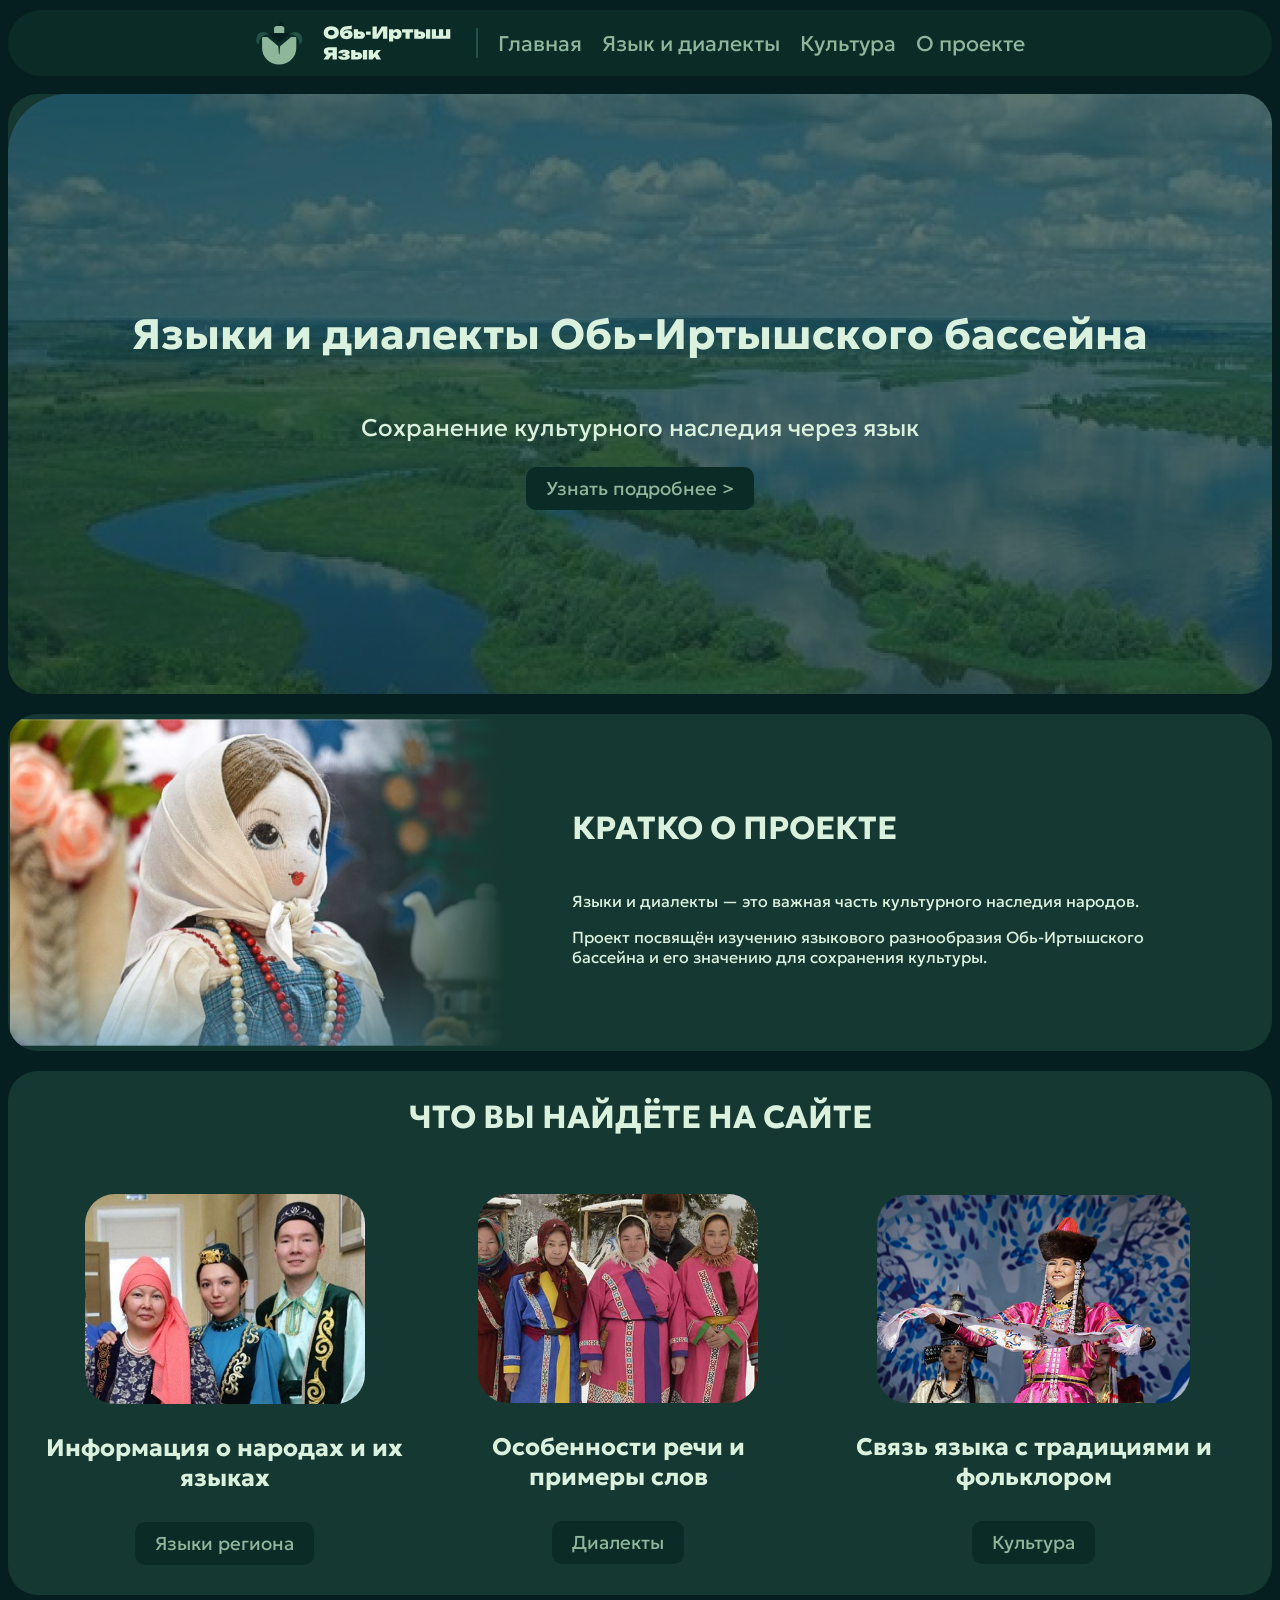
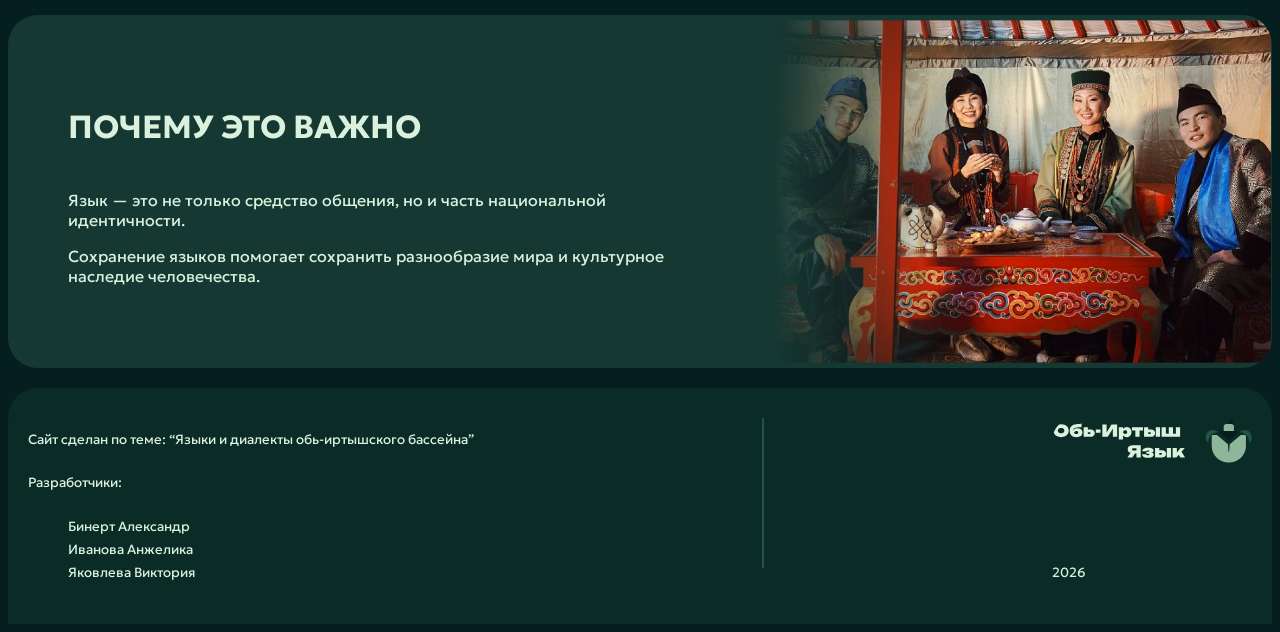
<file: index.html>
<!DOCTYPE html>
<html lang="ru">

<head>
    <meta charset="UTF-8">
    <meta name="viewport" content="width=device-width, initial-scale=1.0">
    <title>Обь-Иртыш Язык</title>
    <link rel="stylesheet" href="css/styles-global.css">
    <link rel="stylesheet" href="css/styles-main.css">
    <link rel="preconnect" href="https://fonts.googleapis.com">
    <link rel="preconnect" href="https://fonts.gstatic.com" crossorigin>
    <link href="https://fonts.googleapis.com/css2?family=Geologica:wght,CRSV@100..900,0&display=swap" rel="stylesheet">
</head>

<body>
    <div class = "content">

        <header>
            <img src="css/images/logo.svg" alt="logo" class="logo">
            <div class="div-line"> </div>
            <nav class="nav">
                <a href="index.html">Главная</a>
                <a href="lang.html">Язык и диалекты</a>
                <a href="culture.html">Культура</a>
                <a href="about.html">О проекте</a>
            </nav>
        </header>
        
        <main class="hero">
            <h1>Языки и диалекты Обь-Иртышского бассейна</h1>
            <p class="hero__text">Сохранение культурного наследия через язык</p>
            <form action="#about">
                <button type="submit">Узнать подробнее ></button>
            </form>
        </main>
    
        <div class="about" id="about">
            <img src="css/images/main/img-about.png" alt="img-about" class="img--bg">
            <div class="about--right">
                <h2>КРАТКО О ПРОЕКТЕ</h2>
                <div class="about--right__text">
                    <p>Языки и диалекты — это важная часть культурного наследия народов.</p>
                    <p>Проект посвящён изучению языкового разнообразия Обь-Иртышского бассейна и его значению для сохранения культуры.</p>
                </div>
            </div>
        </div>
    
        <div class="found">
            <h2>ЧТО ВЫ НАЙДЁТЕ НА САЙТЕ</h2>
            <div class="found--cardholder">
                <div class="found--cardholder--card">
                    <img src="css/images/main/img-found-1.png" alt="img-found-1">
                    <h3>Информация о народах и их языках</h3>
                    <form action="lang.html">
                        <button type="submit">Языки региона</button>
                    </form>
                </div>
                <div class="found--cardholder--card">
                    <img src="css/images/main/img-found-2.png" alt="img-found-2">
                    <h3>Особенности речи и примеры слов</h3>
                    <form action="lang.html#dialect">
                        <button type="submit">Диалекты</button>
                    </form>
                </div>
                <div class="found--cardholder--card">
                    <img src="css/images/main/img-found-3.png" alt="">
                    <h3>Связь языка с традициями и фольклором</h3>
                    <form action="culture.html">
                        <button type="submit">Культура</button>
                    </form>
                </div>
            </div>
        </div>
    
        <div class="important" id="important">
            <img src="css/images/main/img-important.png" alt="img-important" class="img--bg">
            <div class="important--left">
                <h2>ПОЧЕМУ ЭТО ВАЖНО</h2>
                <div class="important--left__text">
                    <p>Язык — это не только средство общения, но и часть национальной идентичности.</p>
                    <p>Сохранение языков помогает сохранить разнообразие мира и культурное наследие человечества.</p>
                </div>
            </div>
        </div>
    
        <footer id="footer">
            <div class=" footer--text">
                <p>Сайт сделан по теме: “Языки и диалекты обь-иртышского бассейна”</p>
                <p>Разработчики:</p>
                <ul class="footer--text__list">
                    <li>Бинерт Александр</li>
                    <li>Иванова Анжелика</li>
                    <li>Яковлева Виктория</li>
                </ul>
            </div>
            <div class="div-line footer"> </div>
            <div class="footer--text__year">
                <img src="css/images/logo-back.svg" alt="logo-back" class="logo">
                <p>2026</p>
            </div>
        </footer>
    </div>
</body>

</html>
</file>
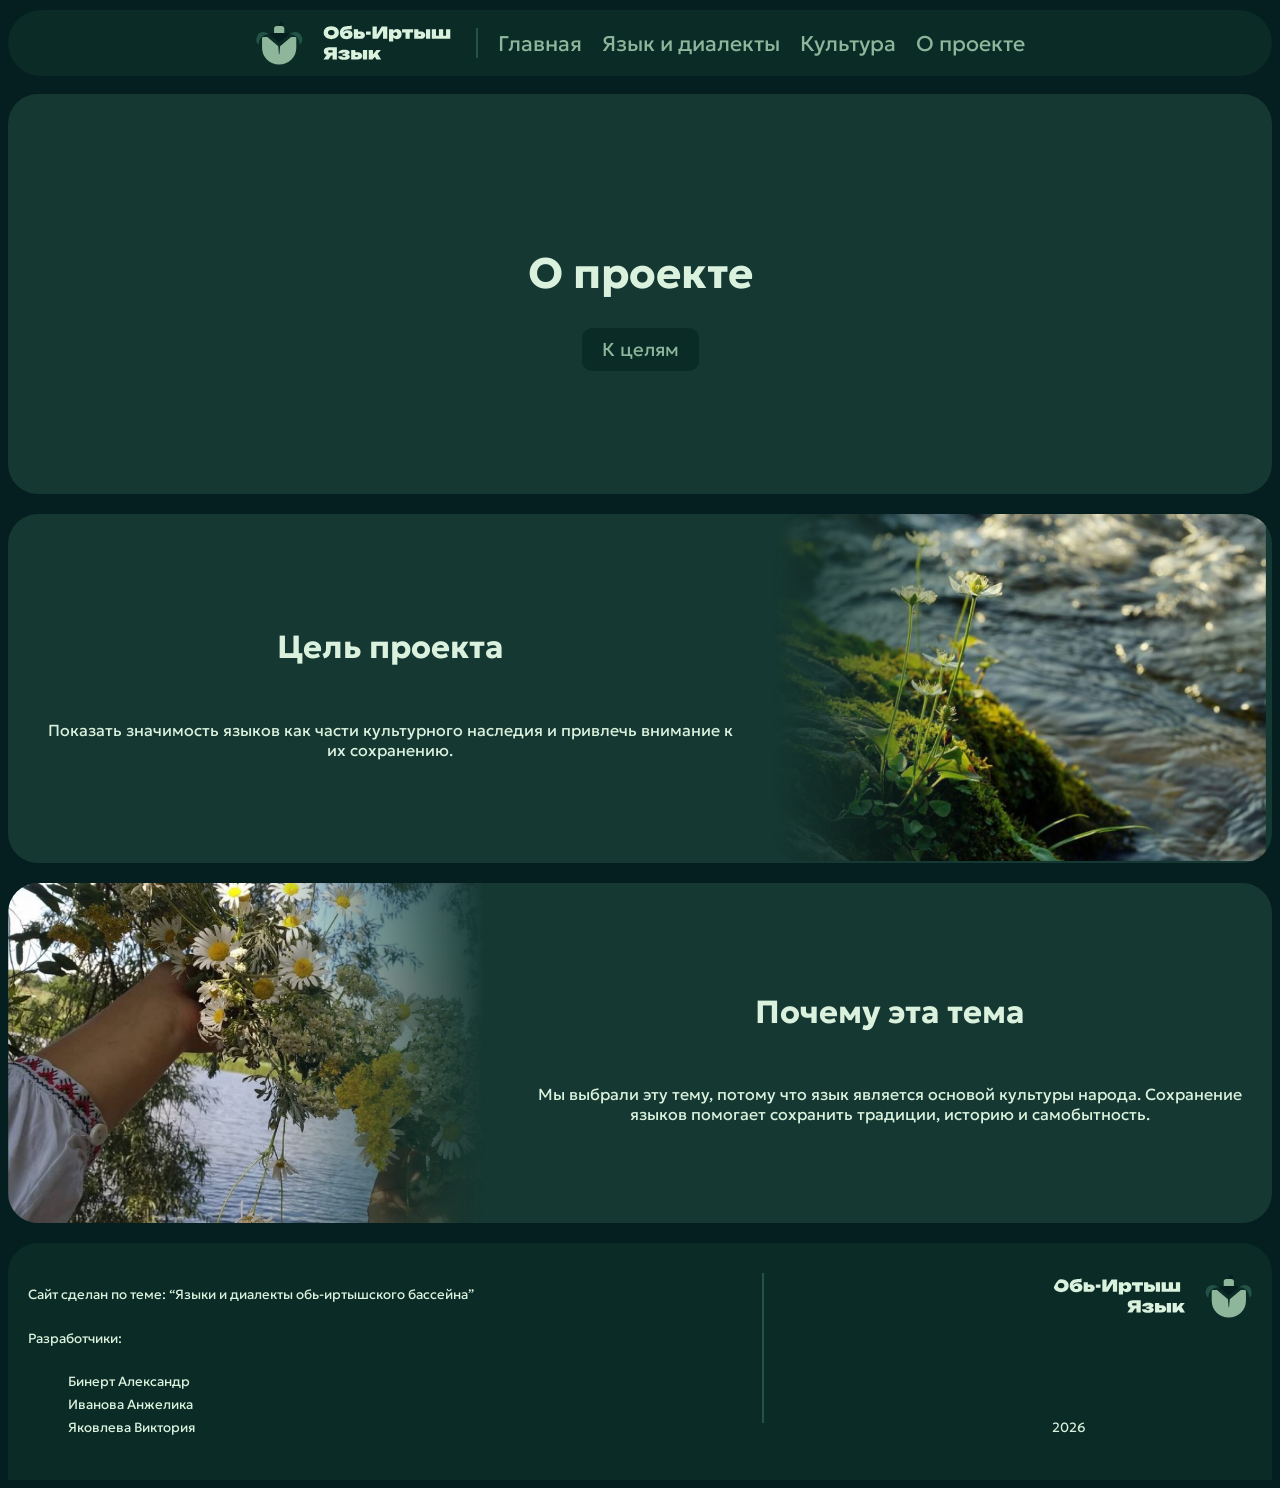
<file: about.html>
<!DOCTYPE html>
<html lang="ru">

<head>
    <meta charset="UTF-8">
    <meta name="viewport" content="width=device-width, initial-scale=1.0">
    <title>О проекте</title>
    <link rel="stylesheet" href="css/styles-global.css">
    <link rel="stylesheet" href="css/styles-about.css">
    <link rel="preconnect" href="https://fonts.googleapis.com">
    <link rel="preconnect" href="https://fonts.gstatic.com" crossorigin>
    <link href="https://fonts.googleapis.com/css2?family=Geologica:wght,CRSV@100..900,0&display=swap" rel="stylesheet">
</head>

<body>
    <div class="content">
        <header>
            <img src="css/images/logo.svg" alt="logo" class="logo">
            <div class="div-line"> </div>
            <nav class="nav">
                <a href="index.html">Главная</a>
                <a href="lang.html">Язык и диалекты</a>
                <a href="culture.html">Культура</a>
                <a href="about.html">О проекте</a>
            </nav>
        </header>
    
        <main class = "hero">
            <h1>О проекте</h1>
            <form action = "#target">
                <button type = "submit">К целям</button>
            </form>
        </main>
    
        <div class = "target" id="target">
            <div class = "target--lf">
                <div class = "target--lf__txt">
                    <h2>Цель проекта</h2>
                    <p>Показать значимость языков как части культурного наследия и привлечь внимание к их сохранению.</p>
                </div>
                <img src="css/images/about/img-about-1.png" alt="img-about-1" class="img--bg">
            </div>
        </div>
    
        <div class = "why">
            <div class = "why--lf">
                <div class="why--lf__text">
                    <h2>Почему эта тема</h2>
                    <p>Мы выбрали эту тему, потому что язык является основой культуры народа. Сохранение языков помогает сохранить традиции, историю и самобытность.</p>
                </div>
                <img src="css/images/about/img-about-2.png" alt="img-about-2" class = "img--bg">
            </div>
        </div>
    
        <footer id="footer">
            <div class=" footer--text">
                <p>Сайт сделан по теме: “Языки и диалекты обь-иртышского бассейна”</p>
                <p>Разработчики:</p>
                <ul class="footer--text__list">
                    <li>Бинерт Александр</li>
                    <li>Иванова Анжелика</li>
                    <li>Яковлева Виктория</li>
                </ul>
            </div>
            <div class="div-line footer"> </div>
            <div class="footer--text__year">
                <img src="css/images/logo-back.svg" alt="logo-back" class="logo">
                <p>2026</p>
            </div>
        </footer>
    </div>
</body>

</html>
</file>
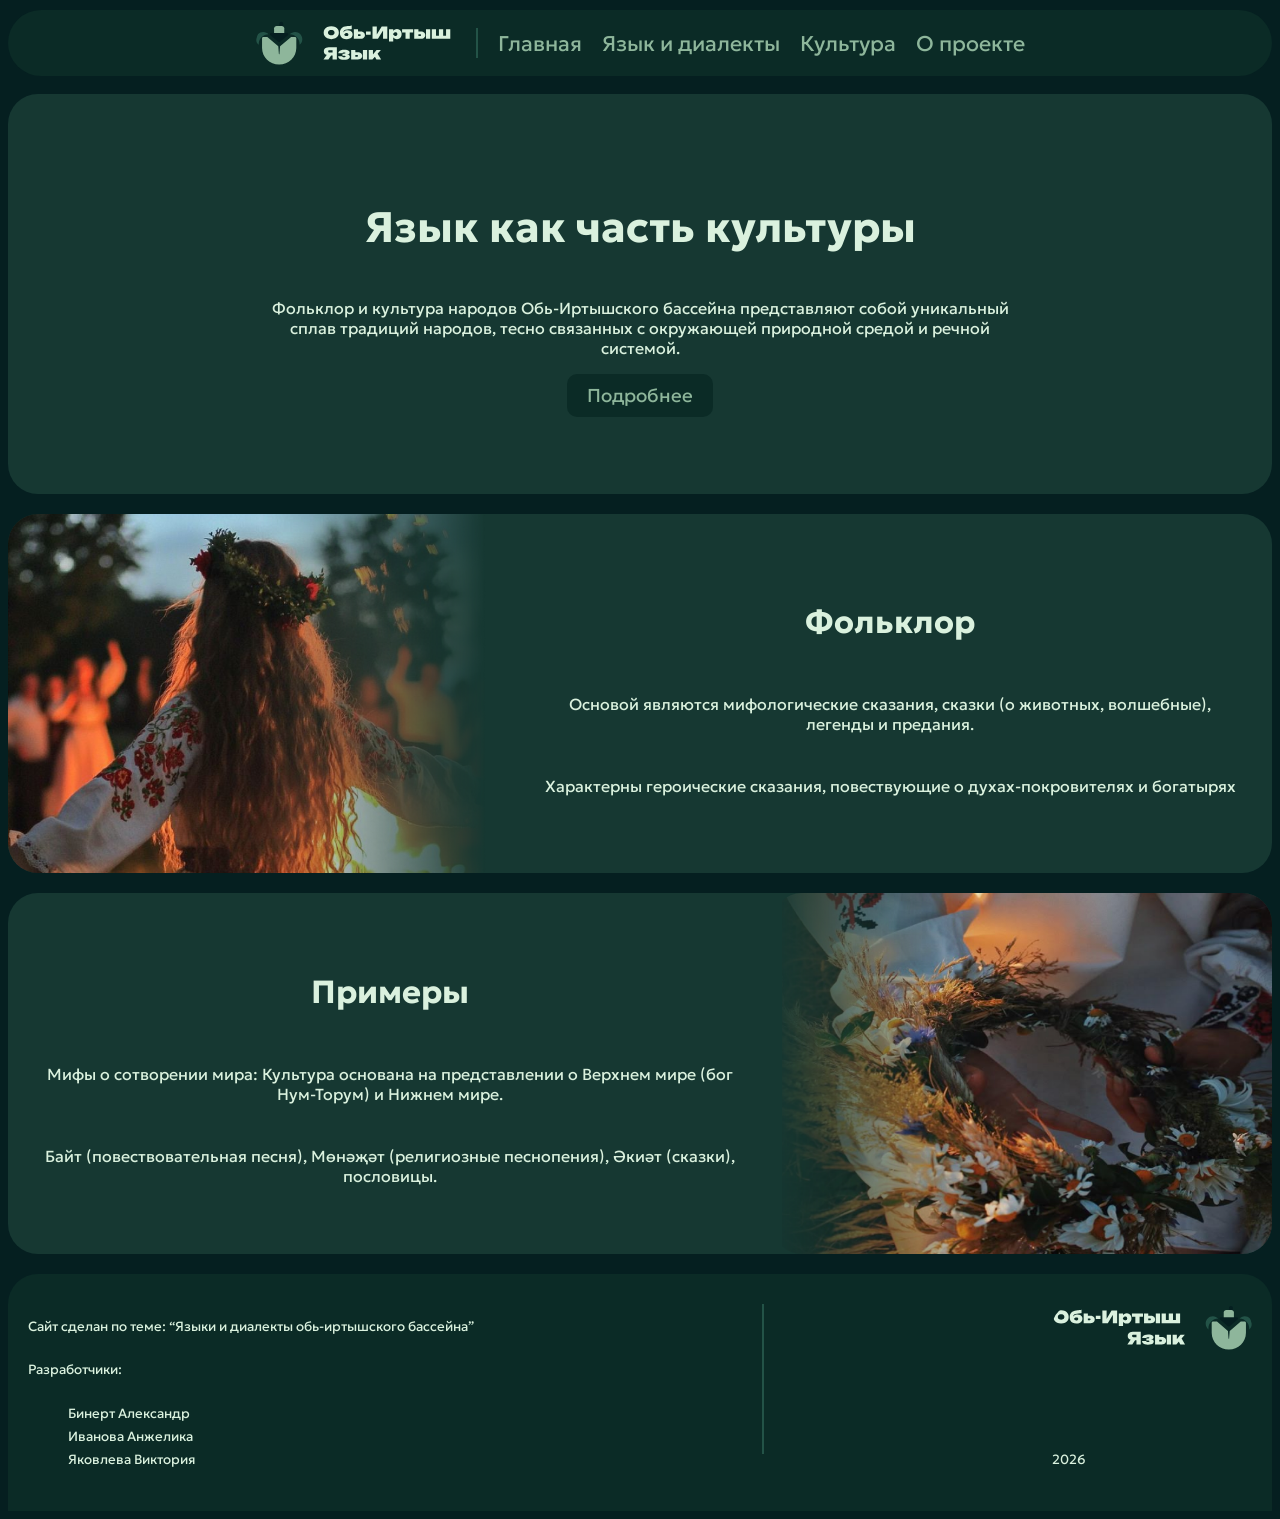
<file: culture.html>
<!DOCTYPE html>
<html lang="ru">

<head>
    <meta charset="UTF-8">
    <meta name="viewport" content="width=device-width, initial-scale=1.0">
    <title>Культура и язык</title>
    <link rel="stylesheet" href="css/styles-global.css">
    <link rel="stylesheet" href="css/styles-culture.css">
    <link rel="preconnect" href="https://fonts.googleapis.com">
    <link rel="preconnect" href="https://fonts.gstatic.com" crossorigin>
    <link href="https://fonts.googleapis.com/css2?family=Geologica:wght,CRSV@100..900,0&display=swap" rel="stylesheet">
</head>
</head>

<body>
    <div class = "content">
        <header>
            <img src="css/images/logo.svg" alt="logo" class="logo">
            <div class="div-line"> </div>
            <nav class="nav">
                <a href="index.html">Главная</a>
                <a href="lang.html">Язык и диалекты</a>
                <a href="culture.html">Культура</a>
                <a href="about.html">О проекте</a>
            </nav>
        </header>

        <main class = "hero">
            <h1>Язык как часть культуры</h1>
            <p>Фольклор и культура народов Обь-Иртышского бассейна представляют собой уникальный сплав традиций народов, тесно связанных с окружающей природной средой и речной системой.</p>
            <form action = "#folk">
                <button type = "submit">Подробнее</button>
            </form>
        </main>

        <div class = "folk" id="folk">
            <div class = "folk--lf">
                <div class = "folk--lf__txt">
                    <h2>Фольклор</h2>
                    <p>Основой являются мифологические сказания, сказки (о животных, волшебные), легенды и предания.</p>
                    <p>Характерны героические сказания, повествующие о духах-покровителях и богатырях</p>
                </div>
                <img src="css/images/culture/img-culture-1.png" alt="img-culture" class="img--bg">
            </div>
        </div>

        <div class = "exemple">
            <div class = "exemple--lf">
                <div class="exemple--lf__text">
                    <h2>Примеры</h2>
                    <p>Мифы о сотворении мира: Культура основана на представлении о Верхнем мире (бог Нум-Торум) и Нижнем мире.</p>
                    <p>Байт (повествовательная песня), Мөнәҗәт (религиозные песнопения), Әкиәт (сказки), пословицы.</p>
                </div>
                <img src="css/images/culture/img-culture-2.png" alt="img-culture-2" class = "img--bg">
            </div>
        </div>

        <footer id="footer">
            <div class=" footer--text">
                <p>Сайт сделан по теме: “Языки и диалекты обь-иртышского бассейна”</p>
                <p>Разработчики:</p>
                <ul class="footer--text__list">
                    <li>Бинерт Александр</li>
                    <li>Иванова Анжелика</li>
                    <li>Яковлева Виктория</li>
                </ul>
            </div>
            <div class="div-line footer"> </div>
            <div class="footer--text__year">
                <img src="css/images/logo-back.svg" alt="logo-back" class="logo">
                <p>2026</p>
            </div>
        </footer>
    </div>
</body>

</html>
</file>
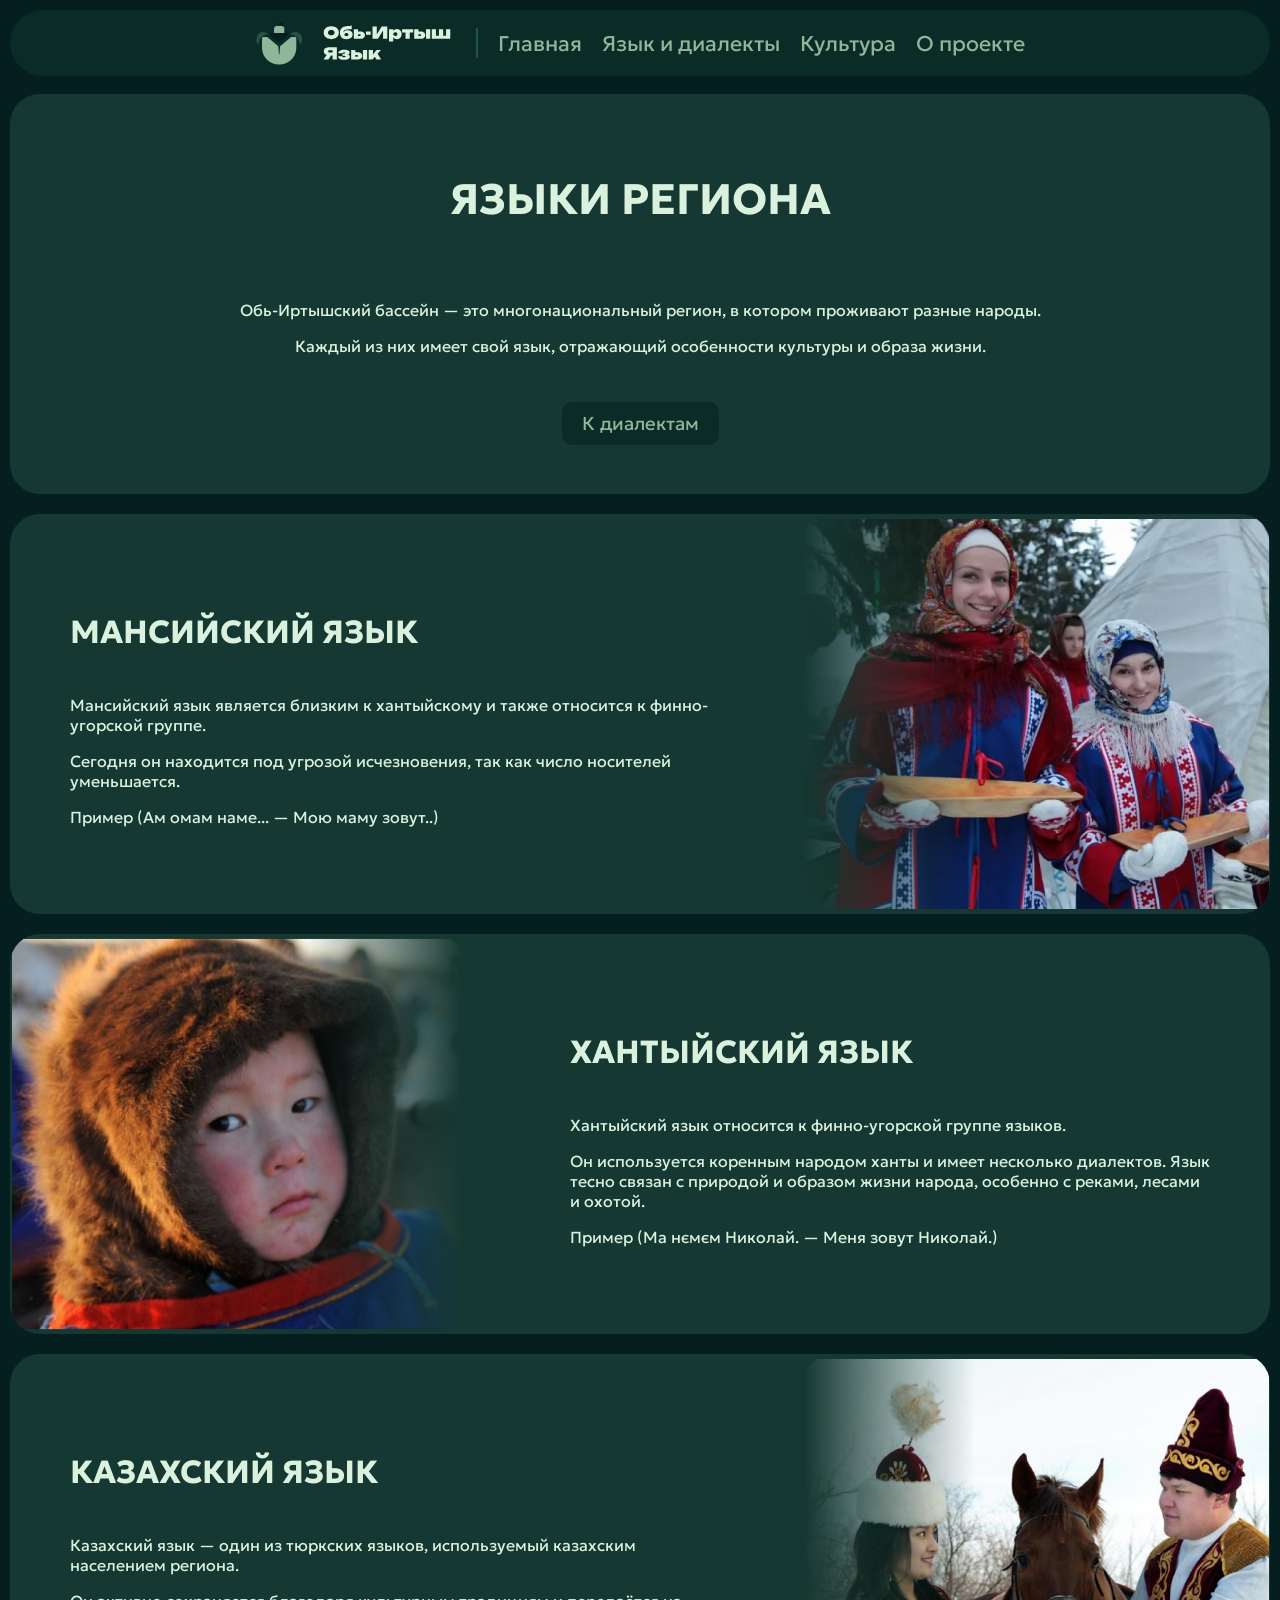
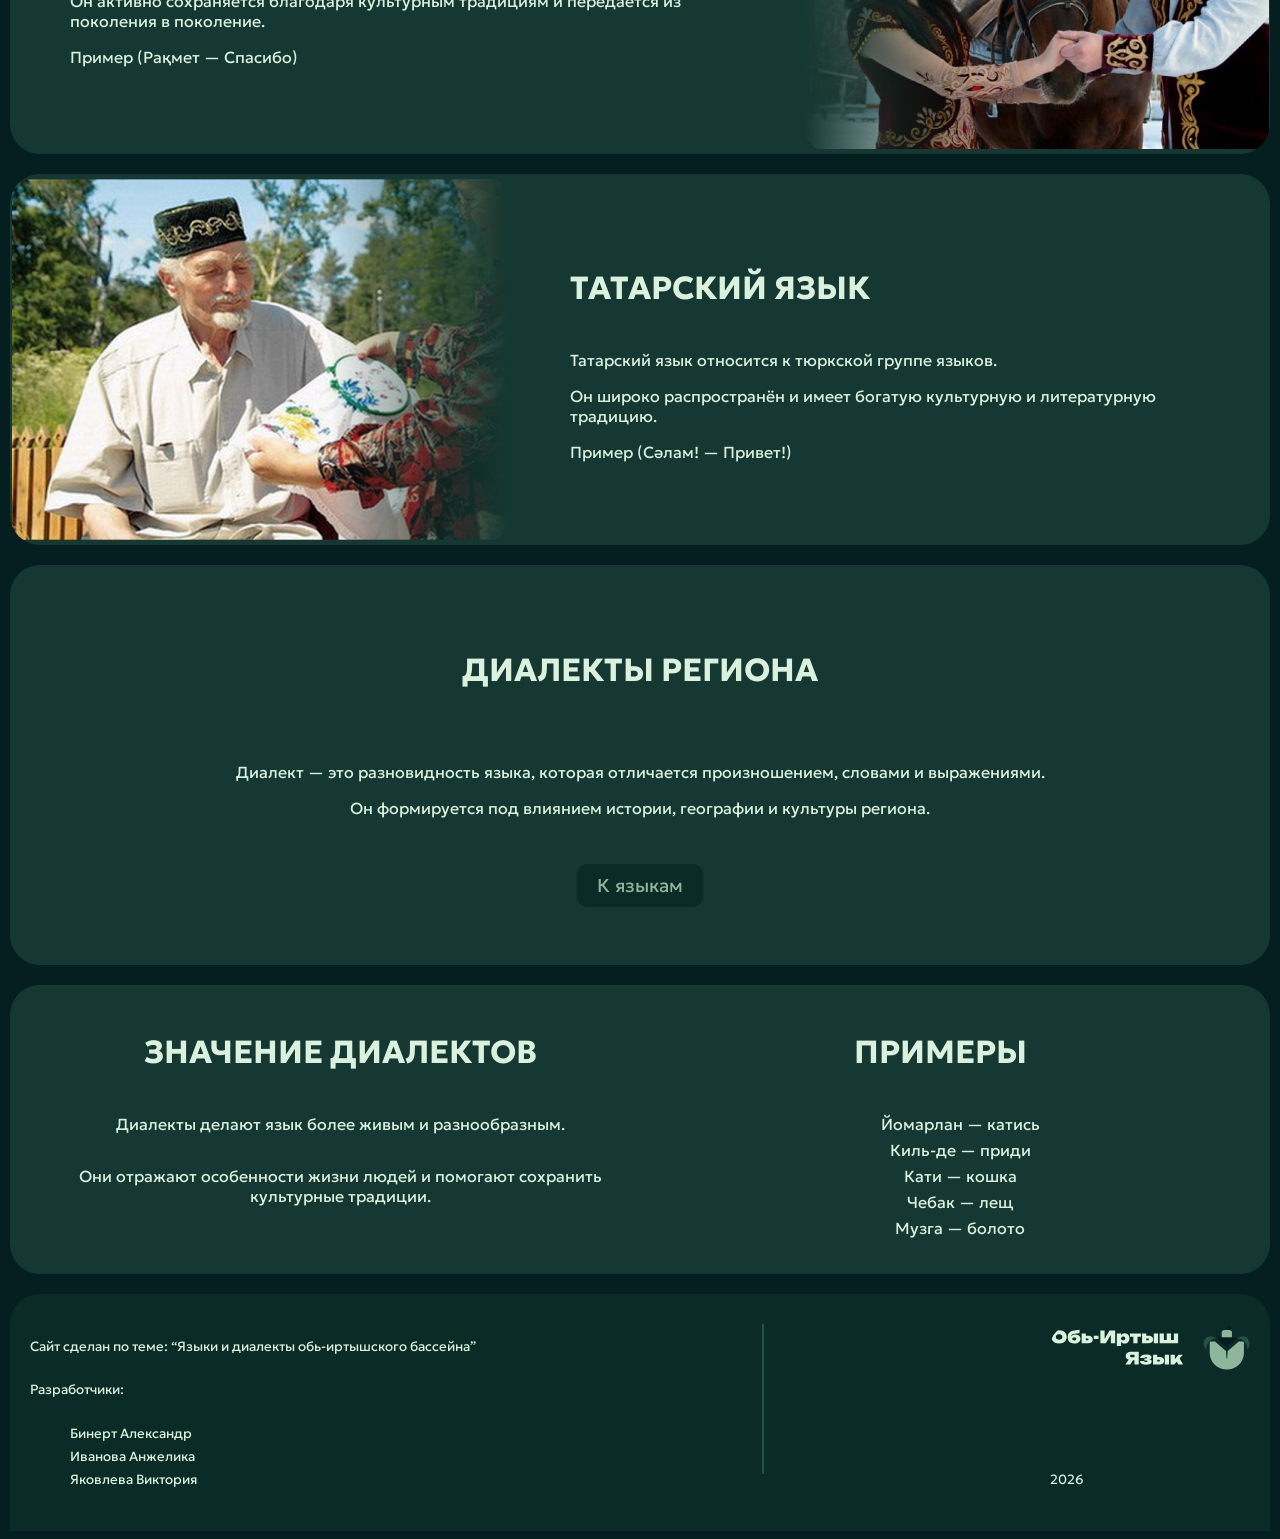
<file: lang.html>
<!DOCTYPE html>
<html lang="ru">

<head>
    <meta charset="UTF-8">
    <meta name="viewport" content="width=device-width, initial-scale=1.0">
    <title>Языки и диалекты</title>
    <link rel="stylesheet" href="css/styles-global.css">
    <link rel="stylesheet" href="css/styles-lang.css">
    <link rel="preconnect" href="https://fonts.googleapis.com">
    <link rel="preconnect" href="https://fonts.gstatic.com" crossorigin>
    <link href="https://fonts.googleapis.com/css2?family=Geologica:wght,CRSV@100..900,0&display=swap" rel="stylesheet">
</head>
</head>

<body>
    <div class="content">
        <header>
            <img src="css/images/logo.svg" alt="logo" class="logo">
            <div class="div-line"> </div>
            <nav class="nav">
                <a href="index.html">Главная</a>
                <a href="lang.html">Язык и диалекты</a>
                <a href="culture.html">Культура</a>
                <a href="about.html">О проекте</a>
            </nav>
        </header>
    
        <main class="hero" id="lang">
            <h1 class="hero__h1">ЯЗЫКИ РЕГИОНА</h1>
            <div class="hero--text">
                <p class="hero--text__p1">Обь-Иртышский бассейн — это многонациональный регион, в котором проживают разные
                    народы.</p>
                <p class="hero--text__p2">Каждый из них имеет свой язык, отражающий особенности культуры и образа жизни.</p>
            </div>
            <form action="#dialect">
                <button class="hero--btn">К диалектам</button>
            </form>
        </main>
    
        <div class="lang--right" id="lang--right">
            <img src="css/images/lang/img-man.png" alt="img-man" class="img--bg">
            <div class="lang--right--text">
                <h2>МАНСИЙСКИЙ ЯЗЫК</h2>
                <div class="lang--right--text__p">
                    <p>Мансийский язык является близким к хантыйскому и также относится к финно-угорской группе.</p>
                    <p>Сегодня он находится под угрозой исчезновения, так как число носителей уменьшается.</p>
                    <p>Пример (Ам омам наме... — Мою маму зовут..)</p>
                </div>
            </div>
        </div>
    
        <div class="lang--left" id="lang--left">
            <img src="css/images/lang/img-han.png" alt="img-man" class="img--bg">
            <div class="lang--left--right">
                <h2>ХАНТЫЙСКИЙ ЯЗЫК</h2>
                <div class="lang--left--right__text">
                    <p>Хантыйский язык относится к финно-угорской группе языков.</p>
                    <p>Он используется коренным народом ханты и имеет несколько диалектов.
                        Язык тесно связан с природой и образом жизни народа, особенно с реками, лесами и охотой.</p>
                    <p>Пример (Ма нємєм Николай. — Меня зовут Николай.)</p>
                </div>
            </div>
        </div>
    
        <div class="lang--right" id="lang--right">
            <img src="css/images/lang/img-kaz.png" alt="img-man" class="img--bg">
            <div class="lang--right--text">
                <h2>КАЗАХСКИЙ ЯЗЫК</h2>
                <div class="lang--right--text__p">
                    <p>Казахский язык — один из тюркских языков, используемый казахским населением региона.</p>
                    <p>Он активно сохраняется благодаря культурным традициям и передаётся из поколения в поколение.</p>
                    <p>Пример (Рақмет — Спасибо)</p>
                </div>
            </div>
        </div>
    
        <div class="lang--left" id="lang--left">
            <img src="css/images/lang/img-tat.png" alt="img-tat" class="img--bg">
            <div class="lang--left--right">
                <h2>ТАТАРСКИЙ ЯЗЫК</h2>
                <div class="lang--left--right__text">
                    <p>Татарский язык относится к тюркской группе языков.</p>
                    <p>Он широко распространён и имеет богатую культурную и литературную традицию.</p>
                    <p>Пример (Сәлам! — Привет!)</p>
                </div>
            </div>
        </div>
    
        <div class="dialect-start" id="dialect">
            <h2 class="dialect-start__h2">ДИАЛЕКТЫ РЕГИОНА</h1>
                <div class="dialect-start--text">
                    <p class="dialect-start--text__p1">Диалект — это разновидность языка, которая отличается произношением,
                        словами и выражениями.</p>
                    <p class="dialect-start--text__p2">Он формируется под влиянием истории, географии и культуры региона.
                    </p>
                </div>
                <form action="#lang">
                    <button class="dialect-start--btn">К языкам</button>
                </form>
        </div>
    
        <div class="dial-mean">
            <div class="dial-mean--text">
                <h2 class="dial-mean--text__title">ЗНАЧЕНИЕ ДИАЛЕКТОВ</h2>
                <p>Диалекты делают язык более живым и разнообразным.</p>
                <p>Они отражают особенности жизни людей и помогают сохранить культурные традиции.</p>
            </div>
            <div class="dial-mean--text">
                <h2 class="dial-mean--text__title">ПРИМЕРЫ</h2>
                <ul>
                    <li>Йомарлан — катись</li>
                    <li>Киль-де — приди</li>
                    <li>Кати — кошка</li>
                    <li>Чебак — лещ</li>
                    <li>Музга — болото</li>
                </ul>
            </div>
        </div>
    
        <footer id="footer">
            <div class=" footer--text">
                <p>Сайт сделан по теме: “Языки и диалекты обь-иртышского бассейна”</p>
                <p>Разработчики:</p>
                <ul class="footer--text__list">
                    <li>Бинерт Александр</li>
                    <li>Иванова Анжелика</li>
                    <li>Яковлева Виктория</li>
                </ul>
            </div>
            <div class="div-line footer"> </div>
            <div class="footer--text__year">
                <img src="css/images/logo-back.svg" alt="logo-back" class="logo">
                <p>2026</p>
            </div>
        </footer>
    </div>
</body>

</html>
</file>
<file: css/styles-global.css>
html {
    font-size: 62.5%;
    scroll-behavior: smooth;
    object-fit: cover
}

img {
    display: flex;
    max-height: 400px;
    max-width: 500px;
    border-radius: 3rem;
}

:root {
    --font: "Geologica", sans-serif;
    --bgc: #051F20;
    --bgc-card: #163832;
    --color-head: #8EB69B;
    --text: #DAF1DE;
    --akc-1: #235347;
    --color-btn: #0B2B26;
}

body {
    display: flex;
    font-family: var(--font);
    font-size: 1.6rem;
    color: var(--text);
    background-color: var(--bgc);
    flex-direction: column;
    gap: 20px;
}

.logo {
    max-width: 200px;
}

header {
    position: sticky;
    top: 1rem;
    z-index: 100;
    display: flex;
    background-color: var(--color-btn);
    border-radius: 60px;
    padding: 1rem 2rem;
    flex-grow: 2;
    align-items: center;
    text-align: center;
    justify-content: center;
    gap: 2rem;
}

.div-line {
    background: var(--akc-1);
    height: 3rem;
    width: 2px;
}

.div-line.footer {
    height: 15rem;
}

a {
    text-decoration: none;
    font-size: 16pt;
    color: var(--color-head);
}

a:hover {
    color: #94c9a5;
}

.nav {
    display: flex;
    align-items: center;
    text-align: center;
    justify-content: center;
    gap: 2rem;
}

h1 {
    font-size: 32pt;
}

h2 {
    font-size: 24pt;
}

h3 {
    font-size: 18pt;
}

button {
    border: none;
    border-radius: 1rem;
    padding: 1rem 2rem;
    background: var(--color-btn);
    color: var(--color-head);
    font-family: var(--font);
    font-size: 14pt;
}

button:hover {
    background: #08201c;
    color: #628b6f;
}

footer {
    display: flex;
    background: var(--color-btn);
    font-size: 10pt;
    flex-grow: 2;
    border-radius: 3rem 3rem 0 0;
    padding: 3rem 2rem;
    justify-content: space-between;
}

.footer--text {
    display: flex;
    flex-direction: column;
}

ul {
    display: flex;
    flex-direction: column;
    list-style-type: none;
    gap: 0.6rem;
}

.footer--text__year {
    display: flex;
    flex-direction: column;
    justify-content: space-between;
}

.content {
    display: flex;
    flex-direction: column;
    gap: 2rem;
    margin-inline: auto;
    max-width: 1440px;
    min-height: 100dvh;
}

@media screen and (max-width: 1440px) {
    .content {
        min-width: 95dvw;
        min-height: 100dvh;
    }
}

@media screen and (max-width: 1024px) {
    html {
        font-size: 56.25%;
    }

    /* .content { min-width: 100dvw; min-height: 100dvh;} */
}

@media screen and (max-width: 768px) {
    html {
        font-size: 50%;
    }

    .content {
        min-width: 480px;
        min-height: 100dvh;
    }
}

@media screen and (max-width: 480px) {
    html {
        font-size: 43.75%;
    }

    .found--cardholder {
        flex-direction: column;
    }

    .img--bg {
        width: 100px;
        height: 250px;
        object-fit: cover;
        object-position: 50 0;
    }

    .logo{
        max-width: 18rem;
    }

    header{
        gap: 0.7rem
    }

    a {
        font-size: 1.7rem;
    }

    .content {
        margin: 0 2rem;
        min-width: 80dvw;
        min-height: 100dvh;
    }
}
</file>
<file: css/styles-main.css>
main {
    display: flex;
    flex-direction: column;
    background: var(--bgc-card) url(images/bgs/bg-1.png);
    justify-content: center;
    align-items: center;
    height: 600px;
    border-radius: 3rem;
    text-align: center;
}

.hero__text{
    font-size: 18pt;
}

.about {
    display: flex;
    background: var(--bgc-card);
    border-radius: 3rem;
    justify-content: space-between;
    align-items: center;
}

.about--right {
    display: flex;
    flex-direction: column;
    width: 50vw;
    justify-content: center;
    padding: 0 6rem;
}

.about--right__text {
    gap: 1rem;
}

.found {
    display: flex;
    flex-direction: column;
    background: var(--bgc-card);
    border-radius: 3rem;
    justify-content: space-between;
    align-items: center;
}

.found--cardholder {
    display: flex;
    /* flex-direction: row; */
    padding: 3rem;
    gap: 20px;
}

.found--cardholder--card{
    display: flex;
    flex-direction: column;
    text-align: center;
    justify-content: center;
    align-items: center;
    gap: 5px;
}

.found--cardholder--card > img {
    max-width: 75%;
}

.important {
    display: flex;
    flex-direction: row-reverse;
    background: var(--bgc-card);
    border-radius: 3rem;
    justify-content: space-between;
    align-items: center;
}

.important--left {
    display: flex;
    flex-direction: column;
    width: 50vw;
    justify-content: center;
    padding: 0 6rem;
}

.important--left__text {
    gap: 1rem;
}
</file>
<file: css/styles-about.css>
main {
    display: flex;
    flex-direction: column;
    background: var(--bgc-card);
    justify-content: center;
    height: 400px;
    border-radius: 3rem;
    text-align: center;
}

.why--lf__text,
.target--lf__txt {
    display: flex;
    gap: 10px;
    flex-grow: 2;
    padding: 1rem 3rem;
    flex-direction: column;
    text-align: center;
    justify-content: center;
    align-items: center;
}

.target {
    display: flex;
    background: var(--bgc-card);
    border-radius: 3rem;
    justify-content: space-between;
    align-items: center;
}

.target--lf {
    display: flex;
    justify-content: center;
    flex-grow: 2;
}

.why {
    display: flex;
    background: var(--bgc-card);
    border-radius: 3rem;
    justify-content: space-between;
    align-items: center;
}

.why--lf {
    display: flex;
    flex-direction: row-reverse;
    justify-content: center;
    flex-grow: 2;
}
</file>
<file: css/styles-culture.css>
main {
    display: flex;
    flex-direction: column;
    background: var(--bgc-card);
    justify-content: center;
    height: 400px;
    border-radius: 3rem;
    text-align: center;
}

.hero {
    padding: 0 20vw;
}

.exemple--lf__text,
.folk--lf__txt {
    display: flex;
    gap: 10px;
    flex-grow: 2;
    padding: 1rem 3rem;
    flex-direction: column;
    text-align: center;
    justify-content: center;
    align-items: center;
}

.folk {
    display: flex;
    background: var(--bgc-card);
    border-radius: 3rem;
    justify-content: space-between;
    align-items: center;
}

.folk--lf {
    display: flex;
    flex-direction: row-reverse;
    justify-content: center;
    flex-grow: 2;
}

.exemple {
    display: flex;
    background: var(--bgc-card);
    border-radius: 3rem;
    justify-content: space-between;
    align-items: center;
}

.exemple--lf {
    display: flex;
    justify-content: center;
    flex-grow: 2;
}
</file>
<file: css/styles-lang.css>
main,
.dialect-start {
    display: flex;
    flex-direction: column;
    background: var(--bgc-card);
    justify-content: center;
    align-items: center;
    height: 400px;
    border-radius: 3rem;
    text-align: center;
    gap: 30px;
}

.lang--left {
    display: flex;
    background: var(--bgc-card);
    border-radius: 3rem;
    justify-content: space-between;
    align-items: center;
}

.lang--left--right {
    display: flex;
    flex-direction: column;
    width: 50vw;
    justify-content: center;
    padding: 0 6rem;
}

.lang--left--right__text {
    gap: 1rem;
}

.lang--right {
    display: flex;
    flex-direction: row-reverse;
    background: var(--bgc-card);
    border-radius: 3rem;
    justify-content: space-between;
    align-items: center;
}

.lang--right--text {
    display: flex;
    flex-direction: column;
    width: 50vw;
    justify-content: center;
    padding: 0 6rem;
}

.lang--right--text__p {
    gap: 1rem;
}

.dial-mean {
    display: flex;
    background: var(--bgc-card);
    border-radius: 3rem;
    justify-content: center;
    align-items: start;
    padding: 1rem 3rem;
}

.dial-mean--text {
    display: flex;
    flex-direction: column;
    justify-content: center;
    align-items: center;
    text-align: center;
    padding: 1rem 3rem;
    width: 50%;
}
</file>
